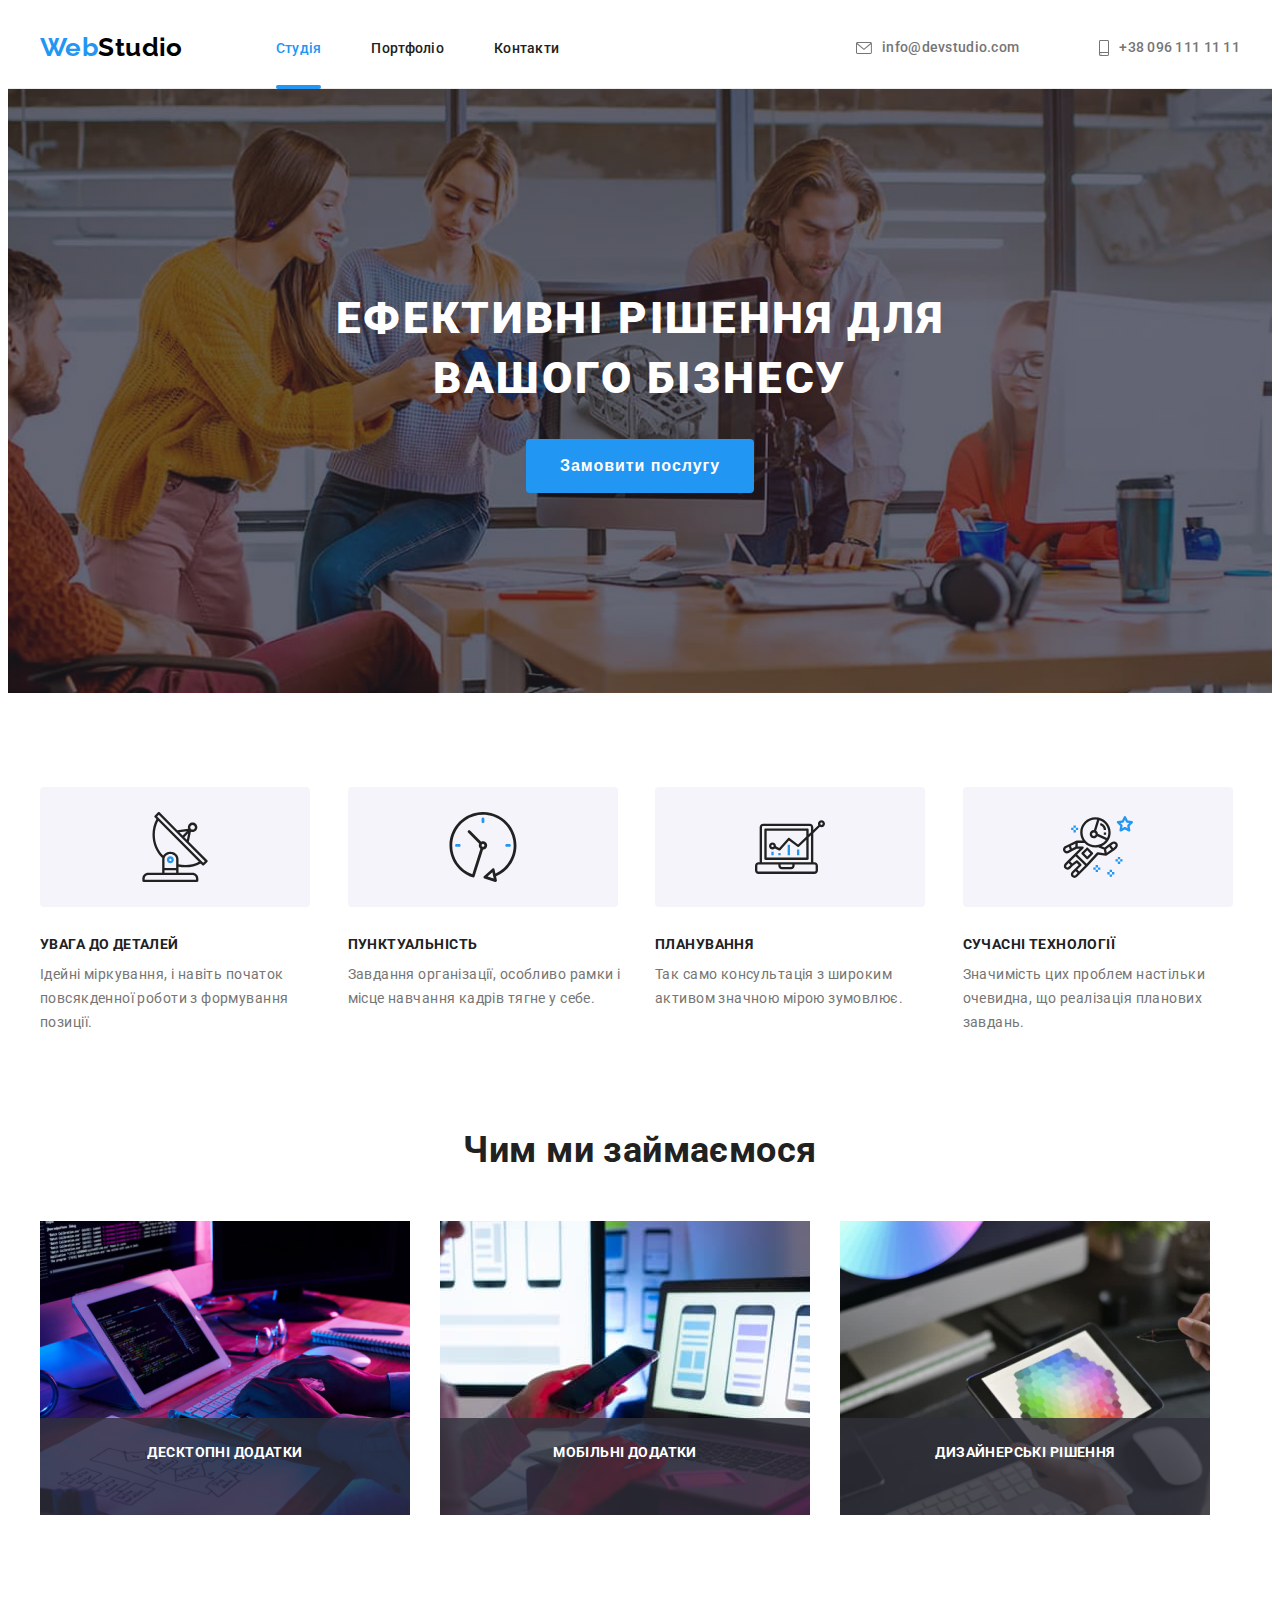
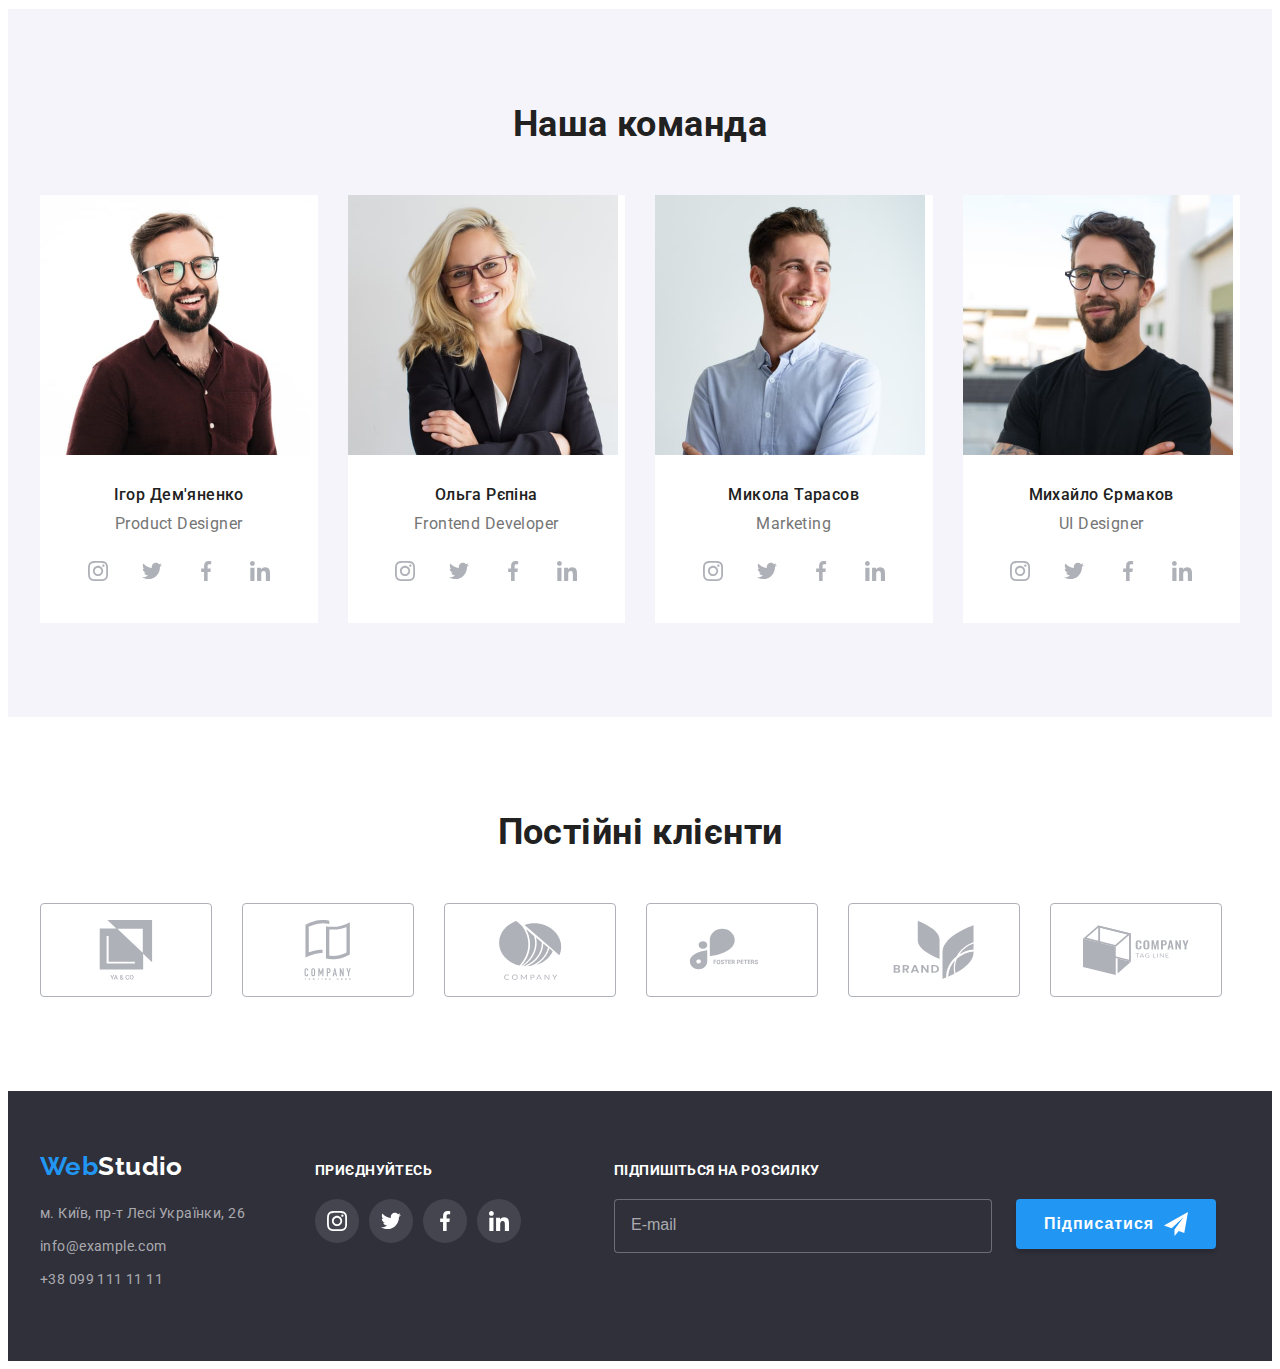
<file: index.html>
<!DOCTYPE html>
<html lang="uk">
  <head>
    <meta charset="UTF-8" />
    <meta http-equiv="X-UA-Compatible" content="IE=edge" />
    <meta name="viewport" content="width=device-width, initial-scale=1.0" />
    <title>Web-studio</title>
    <link rel="preconnect" href="https://fonts.googleapis.com" />
    <link rel="preconnect" href="https://fonts.gstatic.com" crossorigin />
    <link
      href="https://fonts.googleapis.com/css2?family=Raleway:wght@700&family=Roboto:wght@400;500;700;900&display=swap"
      rel="stylesheet"
    />
    <link
      rel="stylesheet"
      href="https://cdnjs.cloudflare.com/ajax/libs/modern-normalize/1.1.0/modern-normalize.min.css"
      integrity="sha512-wpPYUAdjBVSE4KJnH1VR1HeZfpl1ub8YT/NKx4PuQ5NmX2tKuGu6U/JRp5y+Y8XG2tV+wKQpNHVUX03MfMFn9Q=="
      crossorigin="anonymous"
      referrerpolicy="no-referrer"
    />
    <link rel="stylesheet" href="./css/main.min.css">
  </head>

  <body>
    <header class="header">
      <div class="container header__wrap">
        <nav class="navigation">
          <a class="link logo" href="./index.html" lang="en"
            >Web<span class="logo__wrap">Studio</span></a
          >

          <ul class="menu list">
            <li class="menu__item">
              <a class="link menu__link menu__link-current" href="./index.html">Студія</a>
            </li>
            <li class="menu__item">
              <a class="link menu__link" href="./portfolio.html">Портфоліо</a>
            </li>
            <li class="menu__item">
              <a class="link menu__link" href="#">Контакти</a>
            </li>
          </ul>
        </nav>
        <ul class="list contacts">
          <li class="contacts__item">
            <a class="link contacts__mail" href="mailto:info@devstudio.com">
              <svg class="contacts__icon" width="16" height="12">
                <use href="./images/symbol-defs.svg#icon-envelope"></use>
              </svg>
              info@devstudio.com</a
            >
          </li>
          <li class="contacts__item">
            <a class="link contacts__tel" href="tel:+380961111111">
              <svg class="contacts__icon" width="10" height="16">
                <use href="./images/symbol-defs.svg#icon-smartphone"></use>
              </svg>
              +38 096 111 11 11</a
            >
          </li>
        </ul>
      </div>
    </header>

    <main>
      <!--Hero-->
      <section class="hero">
        <div class="container">
          <h1 class="hero__title">Ефективні рішення для вашого бізнесу</h1>
          <button class="modal-btn" data-modal-open type="button">
            Замовити послугу
          </button>
        </div>
        <div class="backdrop is-hidden" data-modal>
          <div class="window">
            <button type="button" class="window-btn" data-modal-close>
              <svg class="window-close" width="11" height="11">
                <use href="./images/symbol-defs.svg#icon-vector-close"></use>
              </svg>
            </button>
            <form class="window-form-field">
              <p class="form-field-title">
                Залиште свої дані, ми вам передзвонимо
              </p>
              <div class="form-field">
                <label for="name" class="form-label">Ім'я</label>
                <div class="input-wrap">
                  <input type="text" class="form-input" name="name" id="name" />
                  <svg class="form-icon" width="12" height="12">
                    <use href="./images/symbol-defs.svg#icon-man"></use>
                  </svg>
                </div>
              </div>

              <div class="form-field">
                <label for="tel" class="form-label">Телефон</label>
                <div class="input-wrap">
                  <input type="tel" class="form-input" name="tel" id="tel" />
                  <svg class="form-icon" width="13" height="13">
                    <use href="./images/symbol-defs.svg#icon-phone"></use>
                  </svg>
                </div>
              </div>

              <div class="form-field">
                <label for="mail" class="form-label">Пошта</label>
                <div class="input-wrap">
                  <input type="email" class="form-input" name="mail" id="mail" />
                  <svg class="form-icon" width="15" height="12">
                    <use href="./images/symbol-defs.svg#icon-envelope-b"></use>
                  </svg>
                </div>
              </div>

              <div class="form-field">
                <label for="comment" class="form-label">Коментар</label>
                <textarea
                  class="form-comment"
                  name="comment"
                  id="comment"
                  placeholder="Введіть текст"
                ></textarea>
              </div>

              <div class="comment-field">
                <input type="checkbox" class="input-check visually-hidden" name="policy" id="policy" value="true" />
                <label for="policy" class="policy-label"
                  > <span>
                    <svg class="check-icon" width="16" height="15">
                      <use href="./images/symbol-defs.svg#icon-check"></use>
                    </svg>
                  </span>
                  Погоджуюся з розсилкою та приймаю
                  <a class="policy-link" href="">Умови договору</a></label
                >
              </div>

              <button type="submit" class="form-btn">Відправити</button>
            </form>
          </div>
        </div>
      </section>

      <!--Особливості-->

      <section class="about">
        <div class="container">
          <h2 hidden>Особливості</h2>

          <ul class="list about__list">
            <li class="about__item">
              <div class="about__block">
                <svg class="about__icon" width="70" height="70">
                  <use href="./images/symbol-defs.svg#icon-antenna"></use>
                </svg>
              </div>
              <h3 class="about__title">Увага до деталей</h3>
              <p class="about__description">
                Ідейні міркування, і навіть початок повсякденної роботи з
                формування позиції.
              </p>
            </li>

            <li class="about__item">
              <div class="about__block">
                <svg class="about__icon" width="70" height="70">
                  <use href="./images/symbol-defs.svg#icon-clock"></use>
                </svg>
              </div>
              <h3 class="about__title">Пунктуальність</h3>
              <p class="about__description">
                Завдання організації, особливо рамки і місце навчання кадрів
                тягне у себе.
              </p>
            </li>

            <li class="about__item">
              <div class="about__block">
                <svg class="about__icon" width="70" height="70">
                  <use href="./images/symbol-defs.svg#icon-diagram"></use>
                </svg>
              </div>
              <h3 class="about__title">Планування</h3>
              <p class="about__description">
                Так само консультація з широким активом значною мірою зумовлює.
              </p>
            </li>

            <li class="about__item">
              <div class="about__block">
                <svg class="about__icon" width="70" height="70">
                  <use href="./images/symbol-defs.svg#icon-astronaut"></use>
                </svg>
              </div>
              <h3 class="about__title">Сучасні технології</h3>
              <p class="about__description">
                Значимість цих проблем настільки очевидна, що реалізація
                планових завдань.
              </p>
            </li>
          </ul>
        </div>
      </section>

      <!--Чим займаємося-->

      <section class="we-work">
        <div class="container">
          <h2 class="section-title">Чим ми займаємося</h2>

          <ul class="list section-title-list">
            <div class="img-one-wrap">
              <li>
                <img
                  src="./images/comp.jpg"
                  alt="Працівник за комп'ютером"
                  width="370"
                  height="294"
                />
                <div class="img-one-name-wrap">
                  <p class="img-name">десктопні додатки</p>
                </div>
              </li>
            </div>

            <div class="img-two-wrap">
              <li>
                <img
                  src="./images/phone.jpg"
                  alt="Працівник з телефоном"
                  width="370"
                  height="294"
                />
                <div class="img-two-name-wrap">
                  <p class="img-name">мобільні додатки</p>
                </div>
              </li>
            </div>

            <div class="img-three-wrap">
              <li>
                <img
                  src="./images/tablet.jpg"
                  alt="Працівник з планшетом"
                  width="370"
                  height="294"
                />
                <div class="img-three-name-wrap">
                  <p class="img-name">дизайнерські рішення</p>
                </div>
              </li>
            </div>
          </ul>
        </div>
      </section>

      <!--Команда-->

      <section class="team">
        <div class="container">
          <h2 class="section-title">Наша команда</h2>

          <ul class="list team-section-list">
            <li class="list-item">
              <img
                src="./images/team-card-1.jpg"
                alt="Ігор Дем'яненко"
                width="270"
                height="260"
              />
              <div class="team-section-list-wrapper-one">
                <h3 class="employee-name">Ігор Дем'яненко</h3>
                <p class="employee-position" lang="en">Product Designer</p>
              </div>
              <ul class="list empoyee-social-links">
                <li>
                  <a class="social-link-item" href="">
                    <svg class="social-link-icon" width="20" height="20">
                      <use href="./images/symbol-defs.svg#icon-instagram"></use>
                    </svg>
                  </a>
                </li>
                <li>
                  <a class="social-link-item" href="">
                    <svg class="social-link-icon" width="20" height="20">
                      <use href="./images/symbol-defs.svg#icon-twitter"></use>
                    </svg>
                  </a>
                </li>
                <li>
                  <a class="social-link-item" href="">
                    <svg class="social-link-icon" width="20" height="20">
                      <use href="./images/symbol-defs.svg#icon-facebook"></use>
                    </svg>
                  </a>
                </li>
                <li>
                  <a class="social-link-item" href="">
                    <svg class="social-link-icon" width="20" height="20">
                      <use href="./images/symbol-defs.svg#icon-linkedin"></use>
                    </svg>
                  </a>
                </li>
              </ul>
            </li>

            <li class="list-item">
              <img
                src="./images/team-card-2.jpg"
                alt="Ольга Рєпіна"
                width="270"
                height="260"
              />
              <div class="team-section-list-wrapper-two">
                <h3 class="employee-name">Ольга Рєпіна</h3>
                <p class="employee-position" lang="en">Frontend Developer</p>
              </div>
              <ul class="list empoyee-social-links">
                <li>
                  <a class="social-link-item" href="">
                    <svg class="social-link-icon" width="20" height="20">
                      <use href="./images/symbol-defs.svg#icon-instagram"></use>
                    </svg>
                  </a>
                </li>
                <li>
                  <a class="social-link-item" href="">
                    <svg class="social-link-icon" width="20" height="20">
                      <use href="./images/symbol-defs.svg#icon-twitter"></use>
                    </svg>
                  </a>
                </li>
                <li>
                  <a class="social-link-item" href="">
                    <svg class="social-link-icon" width="20" height="20">
                      <use href="./images/symbol-defs.svg#icon-facebook"></use>
                    </svg>
                  </a>
                </li>
                <li>
                  <a class="social-link-item" href="">
                    <svg class="social-link-icon" width="20" height="20">
                      <use href="./images/symbol-defs.svg#icon-linkedin"></use>
                    </svg>
                  </a>
                </li>
              </ul>
            </li>

            <li class="list-item">
              <img
                src="./images/team-card-3.jpg"
                alt="Микола Тарасов"
                width="270"
                height="260"
              />
              <div class="team-section-list-wrapper-four">
                <h3 class="employee-name">Микола Тарасов</h3>
                <p class="employee-position" lang="en">Marketing</p>
              </div>
              <ul class="list empoyee-social-links">
                <li>
                  <a class="social-link-item" href="">
                    <svg class="social-link-icon" width="20" height="20">
                      <use href="./images/symbol-defs.svg#icon-instagram"></use>
                    </svg>
                  </a>
                </li>
                <li>
                  <a class="social-link-item" href="">
                    <svg class="social-link-icon" width="20" height="20">
                      <use href="./images/symbol-defs.svg#icon-twitter"></use>
                    </svg>
                  </a>
                </li>
                <li>
                  <a class="social-link-item" href="">
                    <svg class="social-link-icon" width="20" height="20">
                      <use href="./images/symbol-defs.svg#icon-facebook"></use>
                    </svg>
                  </a>
                </li>
                <li>
                  <a class="social-link-item" href="">
                    <svg class="social-link-icon" width="20" height="20">
                      <use href="./images/symbol-defs.svg#icon-linkedin"></use>
                    </svg>
                  </a>
                </li>
              </ul>
            </li>

            <li class="list-item">
              <img
                src="./images/team-card-4.jpg"
                alt="Михайло Єрмаков"
                width="270"
                height="260"
              />
              <div class="team-section-list-wrapper-three">
                <h3 class="employee-name">Михайло Єрмаков</h3>
                <p class="employee-position" lang="en">UI Designer</p>
              </div>
              <ul class="list empoyee-social-links">
                <li>
                  <a class="social-link-item" href="">
                    <svg class="social-link-icon" width="20" height="20">
                      <use href="./images/symbol-defs.svg#icon-instagram"></use>
                    </svg>
                  </a>
                </li>
                <li>
                  <a class="social-link-item" href="">
                    <svg class="social-link-icon" width="20" height="20">
                      <use href="./images/symbol-defs.svg#icon-twitter"></use>
                    </svg>
                  </a>
                </li>
                <li>
                  <a class="social-link-item" href="">
                    <svg class="social-link-icon" width="20" height="20">
                      <use href="./images/symbol-defs.svg#icon-facebook"></use>
                    </svg>
                  </a>
                </li>
                <li>
                  <a class="social-link-item" href="">
                    <svg class="social-link-icon" width="20" height="20">
                      <use href="./images/symbol-defs.svg#icon-linkedin"></use>
                    </svg>
                  </a>
                </li>
              </ul>
            </li>
          </ul>
        </div>
      </section>

      <!--Постійні клієнти-->

      <section class="clients">
        <div class="container">
          <h2 class="section-title">Постійні клієнти</h2>
          <ul class="list clients-list">
            <li class="clients-list-item">
              <a class="clients-list-link" href="">
                <svg class="clients-list-icon" width="106" height="60">
                  <use href="./images/symbol-defs.svg#icon-company-one"></use>
                </svg>
              </a>
            </li>
            <li class="clients-list-item">
              <a class="clients-list-link" href="">
                <svg class="clients-list-icon" width="106" height="60">
                  <use href="./images/symbol-defs.svg#icon-company-two"></use>
                </svg>
              </a>
            </li>
            <li class="clients-list-item">
              <a class="clients-list-link" href="">
                <svg class="clients-list-icon" width="106" height="60">
                  <use href="./images/symbol-defs.svg#icon-company-three"></use>
                </svg>
              </a>
            </li>
            <li class="clients-list-item">
              <a class="clients-list-link" href="">
                <svg class="clients-list-icon" width="106" height="60">
                  <use href="./images/symbol-defs.svg#icon-company-four"></use>
                </svg>
              </a>
            </li>
            <li class="clients-list-item">
              <a class="clients-list-link" href="">
                <svg class="clients-list-icon" width="106" height="60">
                  <use href="./images/symbol-defs.svg#icon-company-five"></use>
                </svg>
              </a>
            </li>
            <li class="clients-list-item">
              <a class="clients-list-link" href="">
                <svg class="clients-list-icon" width="106" height="60">
                  <use href="./images/symbol-defs.svg#icon-company-six"></use>
                </svg>
              </a>
            </li>
          </ul>
        </div>
      </section>
    </main>

    <footer class="footer-section">
      <!--Контакти-->
      <div class="footer-container">
        <div class="address-wrap">
          <a class="link logo footer-logo" href="./index.html" lang="en"
            >Web<span class="logo-wrap-footer">Studio</span></a
          >

          <address class="footer-address">
            <ul class="list">
              <li class="footer-list-item">
                <a
                  class="link menu-link-footer firm-address"
                  href="https://goo.gl/maps/1NvSNUqXWr73BQwe9"
                  target="_blank"
                  rel="noopener noreferrer nofollow"
                >
                  м. Київ, пр-т Лесі Українки, 26</a
                >
              </li>

              <li class="footer-list-item">
                <a class="link menu-link-footer" href="mailto:info@example.com"
                  >info@example.com</a
                >
              </li>
              <li class="footer-list-item">
                <a class="link menu-link-footer" href="tel:+380991111111"
                  >+38 099 111 11 11</a
                >
              </li>
            </ul>
          </address>
        </div>

        <div class="social-links-wrap">
          <p class="footer-title">приєднуйтесь</p>

          <ul class="list footer-social-list">
            <li class="footer-social-item">
              <a class="footer-social-link" href="">
                <svg class="footer-social-link-icon" width="20" height="20">
                  <use href="./images/symbol-defs.svg#icon-instagram"></use>
                </svg>
              </a>
            </li>
            <li class="footer-social-item">
              <a class="footer-social-link" href="">
                <svg class="footer-social-link-icon" width="20" height="20">
                  <use href="./images/symbol-defs.svg#icon-twitter"></use>
                </svg>
              </a>
            </li>
            <li class="footer-social-item">
              <a class="footer-social-link" href="">
                <svg class="footer-social-link-icon" width="20" height="20">
                  <use href="./images/symbol-defs.svg#icon-facebook"></use>
                </svg>
              </a>
            </li>
            <li class="footer-social-item">
              <a class="footer-social-link" href="">
                <svg class="footer-social-link-icon" width="20" height="20">
                  <use href="./images/symbol-defs.svg#icon-linkedin"></use>
                </svg>
              </a>
            </li>
          </ul>
        </div>
        <div class="footer-mailing-list">
          <p class="footer-title">підпишіться на розсилку</p>
          <form class="footer-form">
            <input
              class="mail-address"
              type="email"
              name="mail"
              placeholder="E-mail"
            />
            <button class="footer-btn" type="submit">
              Підписатися
              <svg class="footer-mail-icon" width="24" height="24">
                <use href="./images/symbol-defs.svg#icon-send"></use>
              </svg>
            </button>
          </form>
        </div>
      </div>
    </footer>
    <script src="./js/modal.js"></script>
  </body>
</html>
</file>
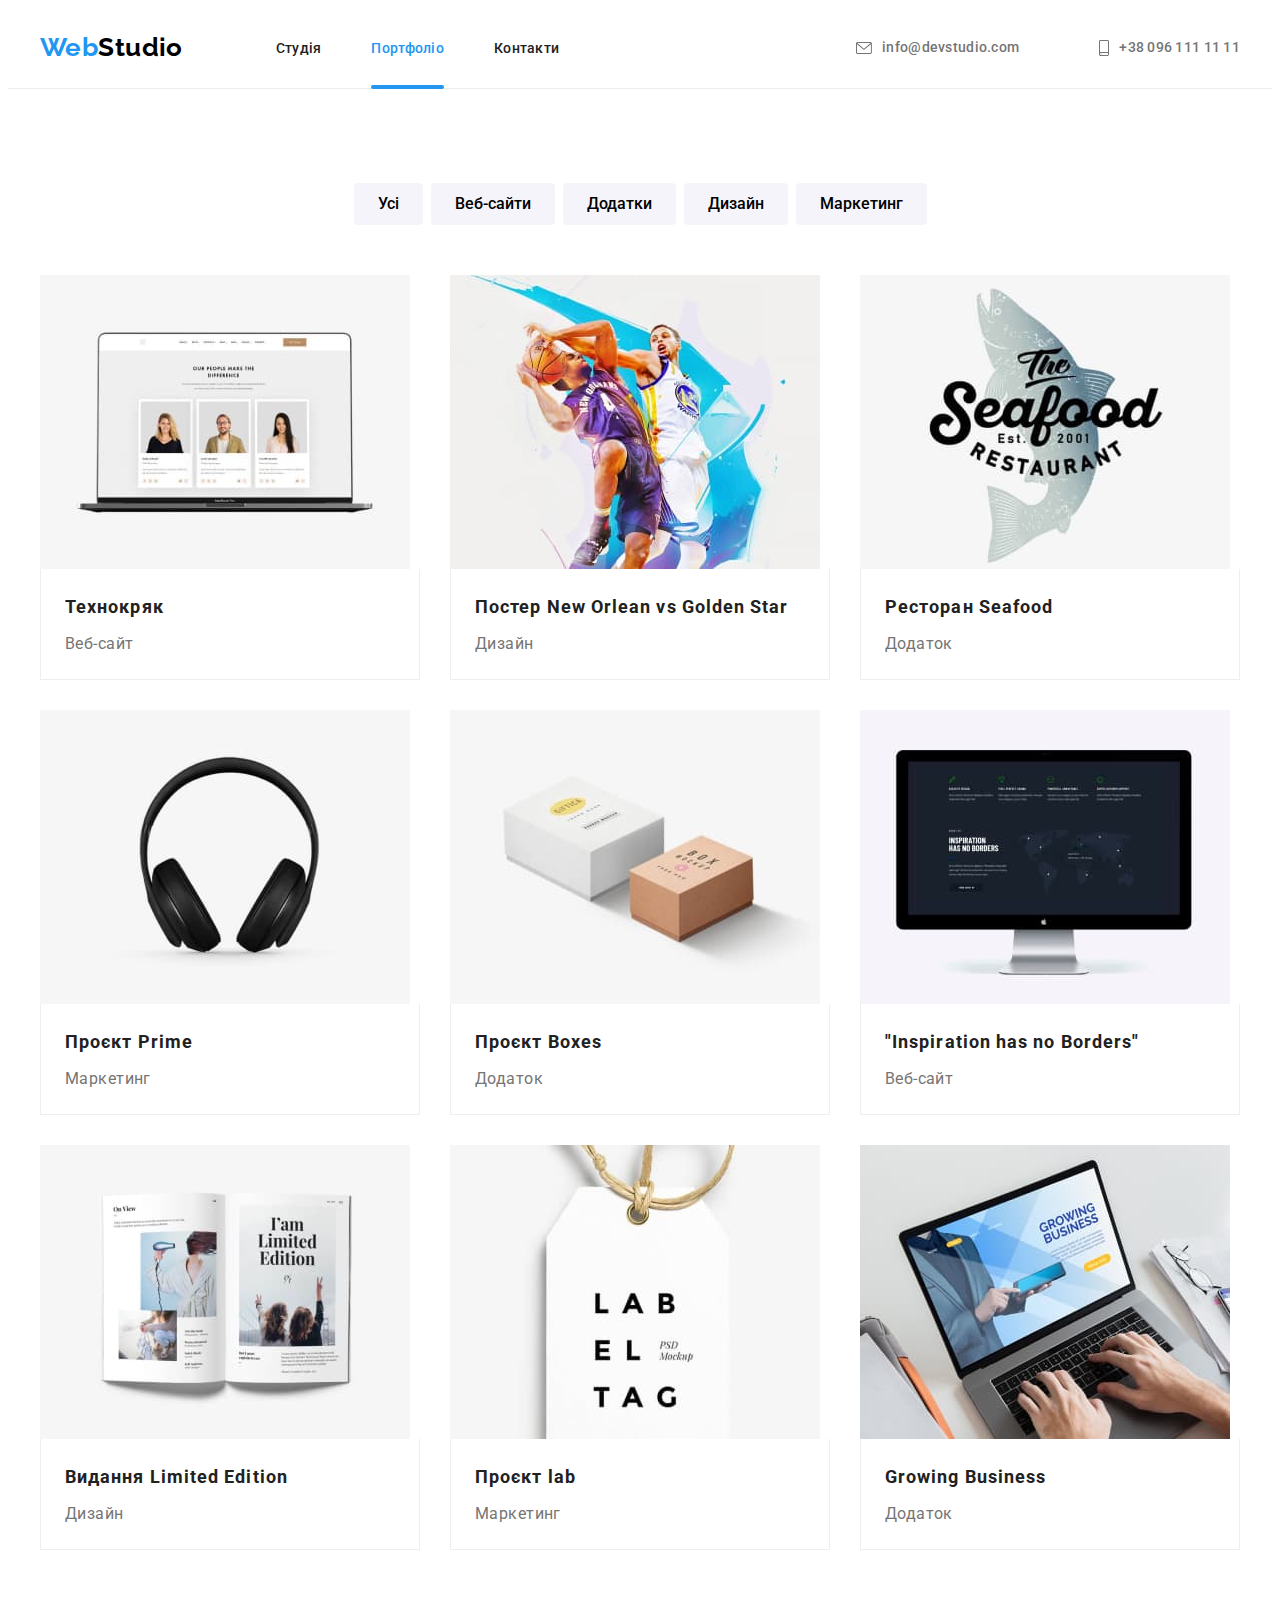
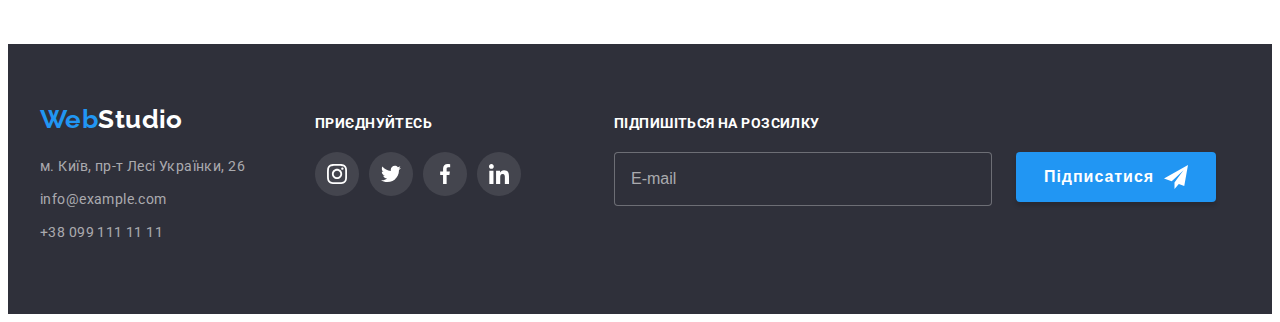
<file: portfolio.html>
<!DOCTYPE html>
<html lang="uk">
  <head>
    <meta charset="UTF-8" />
    <meta http-equiv="X-UA-Compatible" content="IE=edge" />
    <meta name="viewport" content="width=device-width, initial-scale=1.0" />
    <title>Portfolio</title>
    <link rel="preconnect" href="https://fonts.googleapis.com" />
    <link rel="preconnect" href="https://fonts.gstatic.com" crossorigin />
    <link
      href="https://fonts.googleapis.com/css2?family=Raleway:wght@700&family=Roboto:wght@400;500;700;900&display=swap"
      rel="stylesheet"
    />
    <link
      rel="stylesheet"
      href="https://cdnjs.cloudflare.com/ajax/libs/modern-normalize/1.1.0/modern-normalize.min.css"
      integrity="sha512-wpPYUAdjBVSE4KJnH1VR1HeZfpl1ub8YT/NKx4PuQ5NmX2tKuGu6U/JRp5y+Y8XG2tV+wKQpNHVUX03MfMFn9Q=="
      crossorigin="anonymous"
      referrerpolicy="no-referrer"
    />
    <link rel="stylesheet" href="./css/main.min.css">
  </head>

  <body>
    <header class="header">
      <div class="container header__wrap">
        <nav class="navigation">
          <a class="link logo" href="./index.html" lang="en"
            >Web<span class="logo__wrap">Studio</span></a
          >

          <ul class="menu list">
            <li class="menu__item">
              <a class="link menu__link" href="./index.html">Студія</a>
            </li>
            <li class="menu__item">
              <a class="link menu__link menu__link-current" href="./portfolio.html">Портфоліо</a>
            </li>
            <li class="menu__item">
              <a class="link menu__link" href="#">Контакти</a>
            </li>
          </ul>
        </nav>
        <ul class="list contacts">
          <li class="contacts__item">
            <a class="link contacts__mail" href="mailto:info@devstudio.com">
              <svg class="contacts__icon" width="16" height="12">
                <use href="./images/symbol-defs.svg#icon-envelope"></use>
              </svg>
              info@devstudio.com</a
            >
          </li>
          <li class="contacts__item">
            <a class="link contacts__tel" href="tel:+380961111111">
              <svg class="contacts__icon" width="10" height="16">
                <use href="./images/symbol-defs.svg#icon-smartphone"></use>
              </svg>
              +38 096 111 11 11</a
            >
          </li>
        </ul>
      </div>
    </header>

    <main>
      <section class="portfolio">
        <div class="container">
          <h1 hidden>Портфоліо</h1>
          <ul class="list btn-list">
            <li><button class="portfolio-btn" type="button">Усі</button></li>
            <li>
              <button class="portfolio-btn" type="button">Веб-сайти</button>
            </li>
            <li>
              <button class="portfolio-btn" type="button">Додатки</button>
            </li>
            <li><button class="portfolio-btn" type="button">Дизайн</button></li>
            <li>
              <button class="portfolio-btn" type="button">Маркетинг</button>
            </li>
          </ul>

          <ul class="list portfolio-list">
            <li class="portfolio-list-item">
              <a class="link portfolio-link" href="#">
                <div class="img-wrap">
                  <img
                    src="./images/screen.jpg"
                    alt="Фото на екрані"
                    width="370"
                    height="294"
                  />
                  <p class="img-top-text">
                    Ресурс пропонує комплексні пропозиції з різним рівнем
                    функціоналу та сервісів. Все це дозволить відвідувачу
                    отримати вичерпні відомості про компанію чи приватну особу.
                  </p>
                </div>
                <div class="portfolio-wrap">
                  <h2 class="portfolio-list-title">Технокряк</h2>
                  <p class="portfolio-list-description">Веб-сайт</p>
                </div>
              </a>
            </li>
            <li class="portfolio-list-item">
              <a class="link portfolio-link" href="#">
                <div class="img-wrap">
                  <img
                    src="./images/basketball.jpg"
                    alt="Баскетбол"
                    width="370"
                    height="294"
                  />
                  <p class="img-top-text">
                    Ресурс пропонує комплексні пропозиції з різним рівнем
                    функціоналу та сервісів. Все це дозволить відвідувачу
                    отримати вичерпні відомості про компанію чи приватну особу.
                  </p>
                </div>
                <div class="portfolio-wrap">
                  <h2 class="portfolio-list-title">
                    Постер <span lang="en">New Orlean vs Golden Star</span>
                  </h2>
                  <p class="portfolio-list-description">Дизайн</p>
                </div>
              </a>
            </li>
            <li class="portfolio-list-item">
              <a class="link portfolio-link" href="#">
                <div class="img-wrap">
                <img
                  src="./images/logo.jpg"
                  alt="Логотип"
                  width="370"
                  height="294"
                />
                <p class="img-top-text">
                  Ресурс пропонує комплексні пропозиції з різним рівнем
                  функціоналу та сервісів. Все це дозволить відвідувачу
                  отримати вичерпні відомості про компанію чи приватну особу.
                </p>
              </div>
                <div class="portfolio-wrap">
                  <h2 class="portfolio-list-title">
                    Ресторан <span lang="en">Seafood</span>
                  </h2>
                  <p class="portfolio-list-description">Додаток</p>
                </div>
              </a>
            </li>
            <li class="portfolio-list-item">
              <a class="link portfolio-link" href="#">
                <div class="img-wrap">
                <img
                  src="./images/headphone.jpg"
                  alt="Навушники"
                  width="370"
                  height="294"
                />
                <p class="img-top-text">
                  Ресурс пропонує комплексні пропозиції з різним рівнем
                  функціоналу та сервісів. Все це дозволить відвідувачу
                  отримати вичерпні відомості про компанію чи приватну особу.
                </p>
              </div>
                <div class="portfolio-wrap">
                  <h2 class="portfolio-list-title">
                    Проєкт <span lang="en">Prime</span>
                  </h2>
                  <p class="portfolio-list-description">Маркетинг</p>
                </div>
              </a>
            </li>
            <li class="portfolio-list-item">
              <a class="link portfolio-link" href="#">
                <div class="img-wrap">
                <img
                  src="./images/boxes.jpg"
                  alt="Коробки"
                  width="370"
                  height="294"
                />
                <p class="img-top-text">
                  Ресурс пропонує комплексні пропозиції з різним рівнем
                  функціоналу та сервісів. Все це дозволить відвідувачу
                  отримати вичерпні відомості про компанію чи приватну особу.
                </p>
              </div>
                <div class="portfolio-wrap">
                  <h2 class="portfolio-list-title">
                    Проєкт <span lang="en">Boxes</span>
                  </h2>
                  <p class="portfolio-list-description">Додаток</p>
                </div>
              </a>
            </li>
            <li class="portfolio-list-item">
              <a class="link portfolio-link" href="#">
                <div class="img-wrap">
                <img
                  src="./images/monitor.jpg"
                  alt="Монітор"
                  width="370"
                  height="294"
                />
                <p class="img-top-text">
                  Ресурс пропонує комплексні пропозиції з різним рівнем
                  функціоналу та сервісів. Все це дозволить відвідувачу
                  отримати вичерпні відомості про компанію чи приватну особу.
                </p>
              </div>
                <div class="portfolio-wrap">
                  <h2 class="portfolio-list-title" lang="en">
                    "Inspiration has no Borders"
                  </h2>
                  <p class="portfolio-list-description">Веб-сайт</p>
                </div>
              </a>
            </li>
            <li class="portfolio-list-item">
              <a class="link portfolio-link" href="#">
                <div class="img-wrap">
                <img
                  src="./images/journal.jpg"
                  alt="Журнал"
                  width="370"
                  height="294"
                />
                <p class="img-top-text">
                  Ресурс пропонує комплексні пропозиції з різним рівнем
                  функціоналу та сервісів. Все це дозволить відвідувачу
                  отримати вичерпні відомості про компанію чи приватну особу.
                </p>
              </div>
                <div class="portfolio-wrap">
                  <h2 class="portfolio-list-title">
                    Видання <span lang="en">Limited Edition</span>
                  </h2>
                  <p class="portfolio-list-description">Дизайн</p>
                </div>
              </a>
            </li>
            <li class="portfolio-list-item">
              <a class="link portfolio-link" href="#">
                <div class="img-wrap">
                <img
                  src="./images/lable.jpg"
                  alt="Лейбл"
                  width="370"
                  height="294"
                />
                <p class="img-top-text">
                  Ресурс пропонує комплексні пропозиції з різним рівнем
                  функціоналу та сервісів. Все це дозволить відвідувачу
                  отримати вичерпні відомості про компанію чи приватну особу.
                </p>
              </div>
                <div class="portfolio-wrap">
                  <h2 class="portfolio-list-title">
                    Проєкт <span lang="en">lab</span>
                  </h2>
                  <p class="portfolio-list-description">Маркетинг</p>
                </div>
              </a>
            </li>
            <li class="portfolio-list-item">
              <a class="link portfolio-link" href="#">
                <div class="img-wrap">
                <img
                  src="./images/notebook.jpg"
                  alt="Ноутбук"
                  width="370"
                  height="294"
                />
                <p class="img-top-text">
                  Ресурс пропонує комплексні пропозиції з різним рівнем
                  функціоналу та сервісів. Все це дозволить відвідувачу
                  отримати вичерпні відомості про компанію чи приватну особу.
                </p>
              </div>
                <div class="portfolio-wrap">
                  <h2 class="portfolio-list-title" lang="en">
                    Growing Business
                  </h2>
                  <p class="portfolio-list-description">Додаток</p>
                </div>
              </a>
            </li>
          </ul>
        </div>
      </section>
    </main>

    <footer class="footer-section">
      <!--Контакти-->
      <div class="footer-container">
        <div class="address-wrap">
          <a class="link logo footer-logo" href="./index.html" lang="en"
            >Web<span class="logo-wrap-footer">Studio</span></a
          >

          <address class="footer-address">
            <ul class="list">
              <li class="footer-list-item">
                <a
                  class="link menu-link-footer firm-address"
                  href="https://goo.gl/maps/1NvSNUqXWr73BQwe9"
                  target="_blank"
                  rel="noopener noreferrer nofollow"
                >
                  м. Київ, пр-т Лесі Українки, 26</a
                >
              </li>

              <li class="footer-list-item">
                <a class="link menu-link-footer" href="mailto:info@example.com"
                  >info@example.com</a
                >
              </li>
              <li class="footer-list-item">
                <a class="link menu-link-footer" href="tel:+380991111111"
                  >+38 099 111 11 11</a
                >
              </li>
            </ul>
          </address>
        </div>

        <div class="social-links-wrap">
          <p class="footer-title">приєднуйтесь</p>

          <ul class="list footer-social-list">
            <li class="footer-social-item">
              <a class="footer-social-link" href="">
                <svg class="footer-social-link-icon" width="20" height="20">
                  <use href="./images/symbol-defs.svg#icon-instagram"></use>
                </svg>
              </a>
            </li>
            <li class="footer-social-item">
              <a class="footer-social-link" href="">
                <svg class="footer-social-link-icon" width="20" height="20">
                  <use href="./images/symbol-defs.svg#icon-twitter"></use>
                </svg>
              </a>
            </li>
            <li class="footer-social-item">
              <a class="footer-social-link" href="">
                <svg class="footer-social-link-icon" width="20" height="20">
                  <use href="./images/symbol-defs.svg#icon-facebook"></use>
                </svg>
              </a>
            </li>
            <li class="footer-social-item">
              <a class="footer-social-link" href="">
                <svg class="footer-social-link-icon" width="20" height="20">
                  <use href="./images/symbol-defs.svg#icon-linkedin"></use>
                </svg>
              </a>
            </li>
          </ul>
        </div>
        <div class="footer-mailing-list">
          <p class="footer-title">підпишіться на розсилку</p>
          <form class="footer-form">
            <input
              class="mail-address"
              type="email"
              name="mail"
              placeholder="E-mail"
            />
            <button class="footer-btn" type="submit">
              Підписатися
              <svg class="footer-mail-icon" width="24" height="24">
                <use href="./images/symbol-defs.svg#icon-send"></use>
              </svg>
            </button>
          </form>
        </div>
      </div>
    </footer>
  </body>
</html>
</file>
<file: css/main.min.css>
:root{--text-color-secondary: #757575;--accent-color: #2196f3;--background-color: #2f303a;--logo-wrap-color: #000000;--text-color-primary: #ffffff;--main-text-color: #212121;--background-color-primary: #f5f5f5;--btn-hover-focus-accent: #188ce8;--btn-background-color: #2196f3;--portfolio-btn-bgc: #f5f4fa;--footer-text-color: rgba(255, 255, 255, 0.6)}.visually-hidden{position:absolute;white-space:nowrap;width:1px;height:1px;overflow:hidden;border:0;padding:0;clip:rect(0 0 0 0);-webkit-clip-path:inset(50%);clip-path:inset(50%);margin:-1px}p,h1,h2,h3,h4,h5,h6{margin:0}ul,ol{margin:0;padding-left:0}.link{text-decoration:none}.list{list-style:none}img{display:block;max-width:100%;height:auto}body{font-family:"Roboto",sans-serif;color:var(--main-text-color);font-size:14px;letter-spacing:.03em;background-color:var(--text-color-primary)}button{cursor:pointer}.container{width:1200px;padding-left:15px;padding-right:15px;margin:0 auto}.logo{font-family:"Raleway",sans-serif;font-weight:700;font-size:26px;line-height:1.19;color:var(--accent-color);padding-top:24px;padding-bottom:25px;margin-right:93px}.logo__wrap{color:var(--logo-wrap-color)}.footer-logo{display:inline-block;margin-bottom:20px;padding:0;margin-right:0}.logo-wrap-footer{color:var(--text-color-primary)}.navigation{display:flex;align-items:center}.menu{display:flex;align-items:center;gap:50px}.menu__link{font-weight:500;line-height:1.14;letter-spacing:.02em;color:var(--main-text-color);padding-top:32px;padding-bottom:32px;transition:color 250ms cubic-bezier(0.4, 0, 0.2, 1)}.menu__link:hover,.menu__link:focus{color:var(--accent-color)}.contacts{display:flex;align-items:center;margin-left:auto;gap:50px}.contacts__mail,.contacts__tel{font-weight:500;line-height:1.14;letter-spacing:.02em;color:var(--text-color-secondary);padding-top:32px;padding-bottom:32px;display:flex;align-items:center;transition:color 250ms cubic-bezier(0.4, 0, 0.2, 1) fill 250ms cubic-bezier(0.4, 0, 0.2, 1)}.contacts__mail:hover,.contacts__mail:focus,.contacts__tel:hover,.contacts__tel:focus{fill:var(--accent-color);color:var(--accent-color);cursor:pointer}.contacts__mail:hover,.contacts__mail:focus,.contacts__tel:hover,.contacts__tel:focus{color:var(--accent-color);fill:var(--accent-color);cursor:pointer}.contacts__mail{margin-right:30px}.contacts__item{display:flex;align-items:center;justify-content:center}.contacts__icon{fill:currentColor;margin-right:10px}.modal-btn{font-weight:700;font-size:16px;line-height:1.88;display:flex;align-items:center;text-align:center;letter-spacing:.06em;color:var(--text-color-primary);border-color:rgba(0,0,0,0);border-radius:4px;background-color:var(--btn-background-color);margin:0 auto;display:block;padding:10px 32px;transition:background-color 250ms cubic-bezier(0.4, 0, 0.2, 1)}.modal-btn:hover,.modal-btn:focus{background-color:var(--btn-hover-focus-accent)}.empoyee-social-links{display:flex;justify-content:center;gap:10px;padding-bottom:30px}.social-link-item{width:44px;height:44px;border-radius:50%;display:flex;align-items:center;justify-content:center;transition:color 250ms cubic-bezier(0.4, 0, 0.2, 1)}.social-link-item:hover,.social-link-item:focus{background-color:var(--accent-color)}.social-link-icon{fill:#afb1b8;transition:color 250ms cubic-bezier(0.4, 0, 0.2, 1)}.social-link-item:hover .social-link-icon,.social-link-item:focus .social-link-icon{fill:var(--text-color-primary);cursor:pointer}.social-links-wrap{margin-right:93px}.backdrop{position:fixed;top:0;left:0;width:100%;height:100%;background-color:rgba(0,0,0,.2);transition:opacity 300ms linear,visibility 300ms linear}.window{padding:40px;width:528px;height:581px;background:var(--text-color-primary);box-shadow:0px 1px 3px rgba(0,0,0,.12),0px 1px 1px rgba(0,0,0,.14),0px 2px 1px rgba(0,0,0,.2);border-radius:4px;position:absolute;top:50%;left:50%;transform:translate(-50%, -50%) scale(1);transition:transform 300ms linear}.backdrop.is-hidden .window{transform:translate -50%,-50% scale(0)}.window-btn{width:30px;height:30px;background:var(--text-color-primary);border:1px solid rgba(0,0,0,.1);border-radius:50%;background-color:rgba(0,0,0,0);position:absolute;top:8px;right:8px;display:flex;align-items:center;justify-content:center;padding:0;cursor:pointer}.window-close{transition:fill 250ms cubic-bezier(0.4, 0, 0.2, 1)}.window-close:hover,.window-close:focus{fill:var(--accent-color)}.is-hidden{opacity:0;visibility:hidden;pointer-events:none}.window-form-field{margin-left:auto;margin-right:auto}.form-field{display:flex;flex-direction:column;margin-bottom:10px}.input-wrap{position:relative}.comment-field{display:flex;align-items:center;justify-content:center;margin-bottom:20px}.policy-link{color:var(--accent-color)}.form-field-title{font-weight:700;font-size:20px;line-height:1.15;text-align:center;color:var(--main-text-color);margin-bottom:12px}.form-label{font-weight:400;font-size:12px;line-height:1.16;letter-spacing:.01em;color:var(--text-color-secondary);margin-bottom:4px}.form-icon{position:absolute;top:50%;left:15px;transform:translateY(-50%);fill:var(--main-text-color);transition:fill 250ms cubic-bezier(0.4, 0, 0.2, 1)}.form-input{width:448px;height:40px;border:1px solid rgba(33,33,33,.2);border-radius:4px;padding-left:42px;transition:border-color 250ms cubic-bezier(0.4, 0, 0.2, 1)}.form-input:focus{border:1px solid var(--accent-color);outline:rgba(0,0,0,0)}.form-input:focus+.form-icon{fill:var(--accent-color)}.form-comment{width:448px;height:120px;display:block;margin-bottom:20px;border:1px solid rgba(33,33,33,.2);border-radius:4px;padding:12px 16px;resize:none;outline-color:rgba(0,0,0,0);transition:border-color 250ms cubic-bezier(0.4, 0, 0.2, 1)}.form-comment:focus{border:1px solid var(--accent-color);outline:rgba(0,0,0,0)}.form-comment::-moz-placeholder{font-weight:400;font-size:12px;line-height:1.12;letter-spacing:.01em;color:rgba(117,117,117,.5)}.form-comment:-ms-input-placeholder{font-weight:400;font-size:12px;line-height:1.12;letter-spacing:.01em;color:rgba(117,117,117,.5)}.form-comment::placeholder{font-weight:400;font-size:12px;line-height:1.12;letter-spacing:.01em;color:rgba(117,117,117,.5)}.policy-label{font-weight:400;font-size:14px;line-height:1.71;color:var(--text-color-secondary);display:flex;align-items:center}.policy-label span{content:"";width:16px;height:15px;border:2px solid var(--main-text-color);border-radius:2px;margin-right:4px;display:flex;align-items:center;justify-content:center;fill:rgba(0,0,0,0);transition:fill 250ms cubic-bezier(0.4, 0, 0.2, 1)}.input-check:checked+.policy-label span{background-color:var(--accent-color);border-color:rgba(0,0,0,0);fill:var(--text-color-primary)}.input-check:focus+.policy-label span{border-color:var(--accent-color)}.comment-field{gap:9px}.form-btn{font-weight:700;font-size:16px;line-height:1.88;letter-spacing:.06em;color:var(--text-color-primary);width:200px;height:50px;background-color:var(--accent-color);box-shadow:0px 4px 4px rgba(0,0,0,.15);border-radius:4px;display:flex;align-items:center;justify-content:center;margin-left:auto;margin-right:auto;margin-top:30px;transition:background-color 250ms cubic-bezier(0.4, 0, 0.2, 1)}.form-btn:hover,.form-btn:focus{background-color:var(--btn-hover-focus-accent)}.logo-current{color:var(--accent-color)}.menu__link-current{color:var(--accent-color);position:relative}.menu__link-current::after{content:"";position:absolute;bottom:-1px;display:flex;width:100%;height:4px;background-color:var(--accent-color);border-radius:2px}.header{border-bottom:1px solid #ececec}.header__wrap{display:flex}.hero,.footer-section{background-color:var(--background-color)}.hero{padding:200px 0;justify-content:center;background-image:linear-gradient(rgba(47, 48, 58, 0.4), rgba(47, 48, 58, 0.4)),url(../images/header-bg.jpg);background-repeat:no-repeat;background-position:center;background-size:cover;max-width:1600px;margin:0 auto}.hero__title{font-weight:900;font-size:44px;line-height:1.36;letter-spacing:.06em;text-transform:uppercase;text-align:center;color:var(--text-color-primary);max-width:696px;margin:0 auto 30px}.about{padding:94px 0}.about__list{display:flex;gap:30px}.about__item{flex-basis:calc((100% - 90px)/4)}.about__icon{margin:25px 100px}.about__title{font-weight:700;font-size:14px;line-height:1.14;text-transform:uppercase;margin-bottom:10px}.about__description{line-height:1.71;color:var(--text-color-secondary)}.about__block{width:270px;height:120px;background-color:#f5f4fa;border-radius:4px;margin-bottom:30px}.we-work{padding-bottom:94px}.section-title{font-weight:700;font-size:36px;line-height:1.17;text-align:center;margin-bottom:50px}.section-title-list{display:flex;gap:30px;min-width:370px;flex-basis:calc(33.3333333333% - 30px)}.img-one-wrap{position:relative}.img-one-name-wrap{position:absolute;text-align:center;padding-top:27px;bottom:0;width:370px;height:70px;background-color:rgba(47,48,58,.8)}.img-two-wrap{position:relative}.img-two-name-wrap{position:absolute;text-align:center;padding-top:27px;bottom:0;width:370px;height:70px;background-color:rgba(47,48,58,.8)}.img-three-wrap{position:relative}.img-three-name-wrap{position:absolute;text-align:center;padding-top:27px;bottom:0;width:370px;height:70px;background-color:rgba(47,48,58,.8)}.img-name{font-weight:700;line-height:1.14;text-transform:uppercase;color:var(--text-color-primary)}.team{background-color:#f5f4fa;padding:94px 0}.team-section-list{display:flex;gap:30px}.list-item{background-color:#fff;flex-basis:calc(100% - 22.5px)}.employee-name{font-weight:500;font-size:16px;line-height:1.19;text-align:center;margin-bottom:10px}.employee-position{font-size:16px;line-height:1.19;text-align:center;color:var(--text-color-secondary)}.team-section-list-wrapper-one{padding:30px 0;text-align:center;padding-bottom:16px;box-shadow:drop-shadow(0px 4px 4px rgba(0, 0, 0, 0.25))}.team-section-list-wrapper-two{padding:30px 0;text-align:center;padding-bottom:16px;box-shadow:drop-shadow(0px 4px 4px rgba(0, 0, 0, 0.25))}.team-section-list-wrapper-three{padding:30px 0;text-align:center;padding-bottom:16px;box-shadow:drop-shadow(0px 4px 4px rgba(0, 0, 0, 0.25))}.team-section-list-wrapper-four{padding:30px 0;text-align:center;padding-bottom:16px;box-shadow:drop-shadow(0px 4px 4px rgba(0, 0, 0, 0.25))}.clients{padding:94px 0}.clients-list-link{width:170px;height:92px;border:1px solid #afb1b8;border-radius:4px;display:flex;align-items:center;justify-content:center;color:#afb1b8;transition:color 250ms cubic-bezier(0.4, 0, 0.2, 1)}.clients-list-link:hover,.clients-list-link:focus{color:var(--accent-color);border-color:var(--accent-color)}.clients-list{display:flex;gap:30px}.clients-list-icon{fill:currentColor}.footer-section{padding-top:60px;padding-bottom:60px}.footer-container{width:1200px;padding-left:15px;padding-right:15px;margin:0 auto;display:flex;align-items:baseline}.address-wrap{margin-right:70px}.firm-address{font-style:normal;line-height:1.71;color:var(--text-color-primary);display:block}.menu-link-footer{font-style:normal;line-height:1.71;color:var(--footer-text-color);display:block;margin-bottom:9px;transition:color 250ms cubic-bezier(0.4, 0, 0.2, 1)}.menu-link-footer:hover,.menu-link-footer:focus{color:var(--accent-color)}.footer-list-item{margin-bottom:9px}.footer-list-item:last-child{margin-bottom:0}.social-links-wrap{margin-right:93px}.footer-title{font-weight:700;line-height:1.14;text-transform:uppercase;color:var(--text-color-primary);margin-bottom:20px}.footer-social-link{width:44px;height:44px;border-radius:50%;display:flex;align-items:center;justify-content:center;background-color:rgba(255,255,255,.1);box-shadow:drop-shadow(0px 4px 4px rgba(0, 0, 0, 0.25));transition:color 250ms cubic-bezier(0.4, 0, 0.2, 1)}.footer-social-link:hover,.footer-social-link:focus{background-color:var(--btn-background-color)}.footer-social-link-icon{fill:#fff}.footer-social-list{display:flex;gap:10px}.footer-container{align-items:baseline}.mail-address{width:358px;height:50px;border:1px solid rgba(255,255,255,.3);border-radius:4px;margin-right:12px;background-color:var(--background-color);padding-left:16px}.mail-address::-moz-placeholder{font-weight:400;font-size:16px;line-height:1.25;color:rgba(255,255,255,.6)}.mail-address:-ms-input-placeholder{font-weight:400;font-size:16px;line-height:1.25;color:rgba(255,255,255,.6)}.mail-address::placeholder{font-weight:400;font-size:16px;line-height:1.25;color:rgba(255,255,255,.6)}.footer-btn{font-weight:700;font-size:16px;line-height:1.88;letter-spacing:.06em;color:var(--text-color-primary);width:200px;height:50px;background-color:var(--accent-color);box-shadow:0px 4px 4px rgba(0,0,0,.15);border-radius:4px;display:flex;align-items:center;justify-content:center;text-align:center;border-color:rgba(0,0,0,0)}.footer-mail-icon{margin-left:10px}.footer-form{display:flex;gap:12px}.btn-list{display:flex;gap:8px;justify-content:center}.portfolio-btn{font-family:"Roboto",sans-serif;font-weight:500;font-size:16px;line-height:1.62;text-align:center;border-color:rgba(0,0,0,0);border-radius:4px;background-color:var(--portfolio-btn-bgc);padding:6px 22px;transition:color 250ms cubic-bezier(0.4, 0, 0.2, 1)}.portfolio-btn:hover,.portfolio-btn:focus{color:var(--text-color-primary);background-color:var(--accent-color);box-shadow:0px 3px 1px rgba(0,0,0,.1),0px 1px 2px rgba(0,0,0,.08),0px 2px 2px rgba(0,0,0,.12)}.portfolio{padding:94px 0}.portfolio-link{border-top:none;box-shadow:drop-shadow(0px 4px 4px rgba(0, 0, 0, 0.25))}.portfolio-list{display:flex;flex-wrap:wrap;gap:30px;margin-top:50px}.portfolio-list-item{flex-basis:calc((100% - 60px)/3);transition:color 250ms cubic-bezier(0.4, 0, 0.2, 1)}.portfolio-list-item:hover,.portfolio-list-item:focus{box-shadow:0px 1px 1px rgba(0,0,0,.12),0px 4px 4px rgba(0,0,0,.06),1px 4px 6px rgba(0,0,0,.16);cursor:pointer}.portfolio-list-title{font-weight:700;font-size:18px;line-height:2;letter-spacing:.06em;color:var(--main-text-color);margin-bottom:4px}.portfolio-list-description{font-size:16px;line-height:1.88;color:var(--text-color-secondary)}.portfolio-wrap{padding:20px 24px;border:1px solid #eee;border-top:none}.img-wrap{position:relative;overflow:hidden}.img-top-text{position:absolute;bottom:0;font-weight:400;font-size:18px;line-height:1.56;color:var(--text-color-primary);background-color:rgba(33,150,243,.9);height:100%;padding:63px 24px;transform:translateY(100%);transition:transform 300ms linear}.portfolio-link:hover .img-top-text{transform:translateY(0)}/*# sourceMappingURL=main.min.css.map */
</file>
